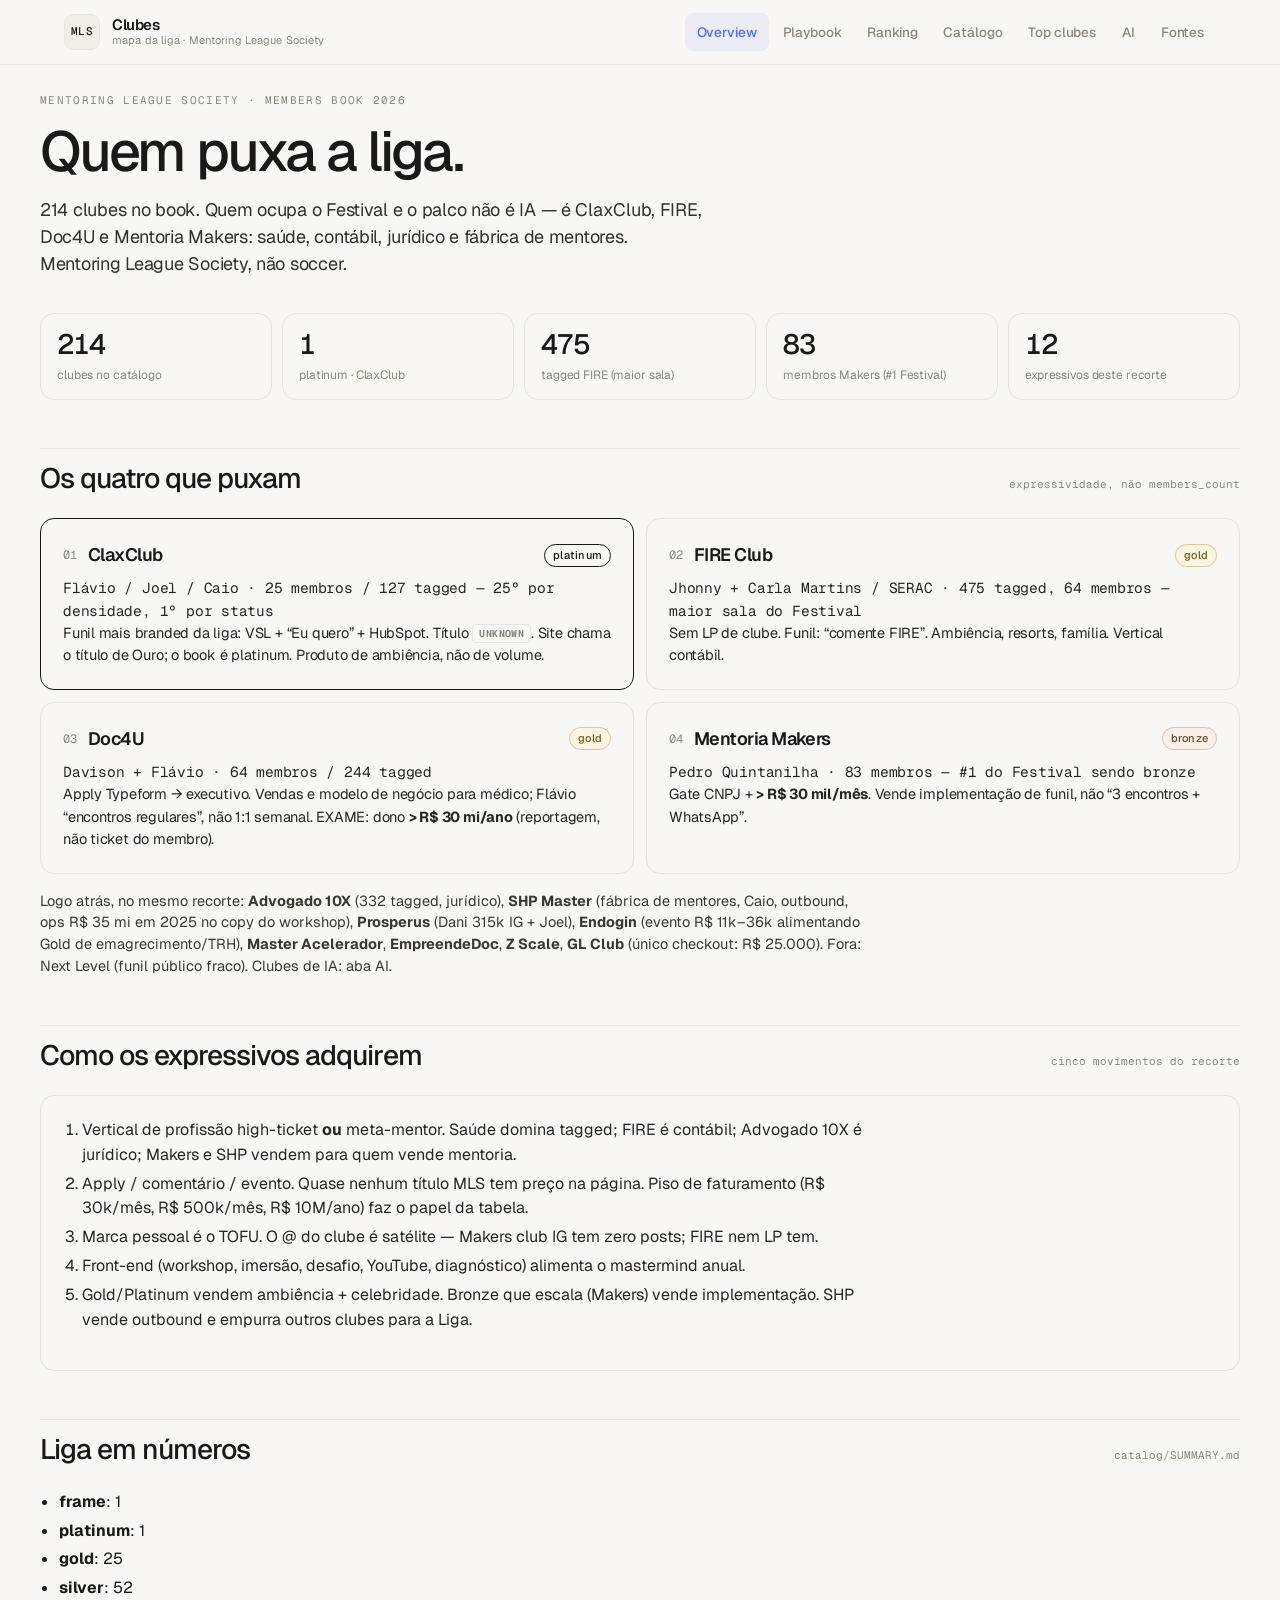
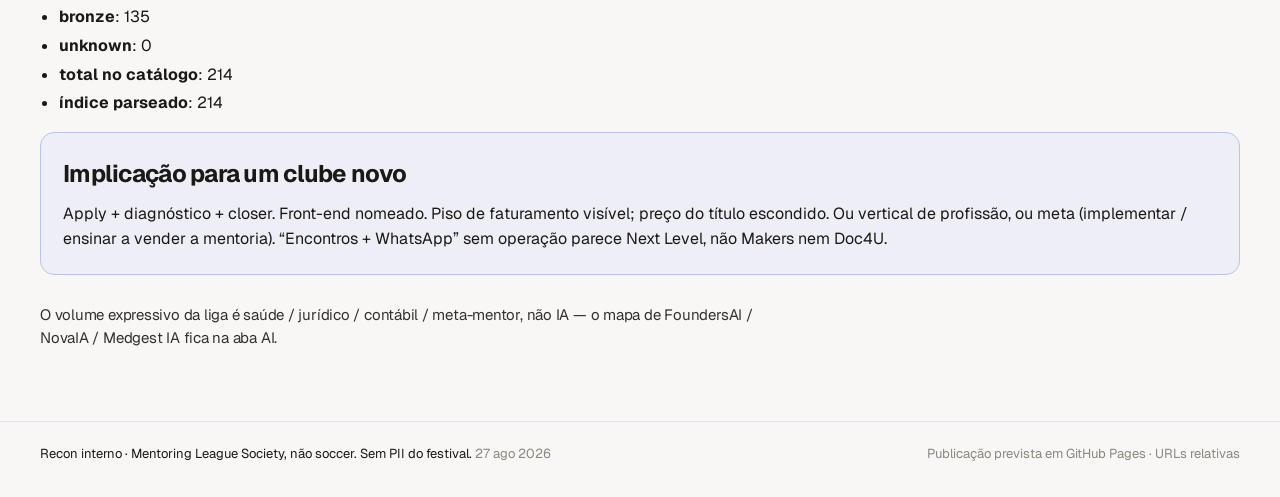
<file: index.html>
<!DOCTYPE html>
<html lang="pt-BR" class="light">
<head>
  <meta charset="utf-8">
  <meta name="viewport" content="width=device-width, initial-scale=1">
  <title>MLS Clubes · mapa da liga</title>
  <meta name="robots" content="noindex,nofollow">
  <meta name="theme-color" content="#f8f7f5">
  <meta name="description" content="Recon interno da Mentoring League Society — quem puxa a liga (Clax, FIRE, Doc4U, Makers), catálogo, ranking e mapa de IA. Não é futebol.">
  <link rel="icon" href="data:image/svg+xml,%3Csvg xmlns='http://www.w3.org/2000/svg' viewBox='0 0 32 32'%3E%3Crect fill='%23f8f7f5' width='32' height='32'/%3E%3Ctext x='3' y='22' font-family='system-ui' font-size='11' font-weight='600' fill='%231a1916'%3EMLS%3C/text%3E%3C/svg%3E">
  <link rel="preconnect" href="https://fonts.googleapis.com">
  <link rel="preconnect" href="https://fonts.gstatic.com" crossorigin>
  <link href="https://fonts.googleapis.com/css2?family=Geist:ital,wght@0,400;0,500;0,600;0,700;1,400&family=Geist+Mono:wght@400;500&family=Instrument+Sans:ital,wght@0,400;0,500;0,600;0,700;1,400&display=swap" rel="stylesheet">
  <link rel="stylesheet" href="styles.css">
</head>
<body>
  <a class="skip" href="#main">Ir ao conteúdo</a>

  <header class="topbar">
    <div class="topbar-inner">
      <a class="brand" href="#overview" data-tab="overview">
        <span class="brand-mark">MLS</span>
        <span class="brand-text">
          <span class="brand-title">Clubes</span>
          <span class="brand-sub">mapa da liga · Mentoring League Society</span>
        </span>
      </a>
      <button class="hamburger" type="button" aria-label="Abrir menu" aria-expanded="false" aria-controls="nav-tabs">
        <span></span><span></span><span></span>
      </button>
      <nav id="nav-tabs" class="tabs" aria-label="Seções">
        <a href="#overview" data-tab="overview" class="is-active">Overview</a>
        <a href="#playbook" data-tab="playbook">Playbook</a>
        <a href="#ranking" data-tab="ranking">Ranking</a>
        <a href="#catalogo" data-tab="catalogo">Catálogo</a>
        <a href="#top" data-tab="top">Top clubes</a>
        <a href="#ai" data-tab="ai">AI</a>
        <a href="#fontes" data-tab="fontes">Fontes</a>
      </nav>
    </div>
  </header>

  <main id="main">
    <div id="panel" class="panel" aria-live="polite"></div>
  </main>

  <footer class="site-foot">
    <div class="wrap foot-inner">
      <p>Recon interno · Mentoring League Society, não soccer. Sem PII do festival. <span class="muted">27 ago 2026</span></p>
      <p class="muted">Publicação prevista em GitHub Pages · URLs relativas</p>
    </div>
  </footer>

  <script src="app.js"></script>
</body>
</html>
</file>
<file: styles.css>
/* MLS Clubes — SpaceXAI / Grok light (cream paper) */
:root {
  --bg: #f8f7f5;
  --panel: #f2ede5;
  --text: #1a1916;
  --muted: #8d867e;
  --border: #e1e4e8;
  --accent: #4d6bfe;
  --accent-soft: #88a6ff;
  --ai: #bc97ff;
  --header: rgba(248, 247, 245, 0.85);
  --danger: #9a3b32;
  --max: 1200px;
  --sans: "Geist", "Instrument Sans", ui-sans-serif, system-ui, sans-serif;
  --mono: "Geist Mono", "IBM Plex Mono", ui-monospace, SFMono-Regular, Menlo, monospace;
  --radius: 14px;
  --pad: 22px;
}

*, *::before, *::after { box-sizing: border-box; }

html.light {
  color-scheme: light;
  background: var(--bg);
}

html, body {
  margin: 0;
  padding: 0;
  background: var(--bg);
  color: var(--text);
  font-family: var(--sans);
  font-size: 16px;
  line-height: 1.55;
  -webkit-font-smoothing: antialiased;
  text-rendering: optimizeLegibility;
}

body {
  min-height: 100vh;
  display: flex;
  flex-direction: column;
}

::selection {
  background: color-mix(in srgb, var(--accent) 22%, transparent);
  color: var(--text);
}

a { color: var(--accent); text-decoration: none; }
a:hover { color: color-mix(in srgb, var(--accent) 80%, #000); text-decoration: underline; text-underline-offset: 3px; }

.skip {
  position: absolute;
  left: -999px;
  top: 8px;
}
.skip:focus {
  left: 12px;
  z-index: 80;
  background: var(--bg);
  padding: 8px 12px;
  border: 1px solid var(--border);
  border-radius: 8px;
}

.topbar {
  position: fixed;
  top: 0;
  left: 0;
  right: 0;
  z-index: 50;
  background: var(--header);
  backdrop-filter: blur(12px);
  -webkit-backdrop-filter: blur(12px);
  border-bottom: 1px solid var(--border);
}

.topbar-inner {
  max-width: var(--max);
  margin: 0 auto;
  padding: 0 24px;
  min-height: 64px;
  display: flex;
  align-items: center;
  gap: 20px;
}

.brand {
  display: flex;
  align-items: center;
  gap: 12px;
  color: var(--text);
  text-decoration: none;
  flex-shrink: 0;
}
.brand:hover { color: var(--text); text-decoration: none; }

.brand-mark {
  display: grid;
  place-items: center;
  width: 36px;
  height: 36px;
  border: 1px solid var(--border);
  border-radius: 9px;
  background: var(--panel);
  font-family: var(--mono);
  font-size: 11px;
  font-weight: 500;
  letter-spacing: 0.04em;
}

.brand-text { display: flex; flex-direction: column; gap: 1px; }
.brand-title {
  font-size: 15px;
  font-weight: 600;
  letter-spacing: -0.03em;
  line-height: 1.1;
}
.brand-sub {
  font-size: 11px;
  color: var(--muted);
  letter-spacing: 0.01em;
  line-height: 1.2;
}

.tabs {
  display: flex;
  align-items: center;
  gap: 2px;
  margin-left: auto;
  flex-wrap: wrap;
  justify-content: flex-end;
}

.tabs a {
  color: var(--muted);
  text-decoration: none;
  font-size: 13.5px;
  font-weight: 500;
  letter-spacing: -0.01em;
  padding: 8px 11px;
  border-radius: 8px;
  border: 1px solid transparent;
}
.tabs a:hover {
  color: var(--text);
  background: color-mix(in srgb, var(--panel) 70%, transparent);
  text-decoration: none;
}
.tabs a.is-active {
  color: var(--accent);
  background: color-mix(in srgb, var(--accent) 7%, transparent);
}

.hamburger {
  display: none;
  margin-left: auto;
  width: 40px;
  height: 40px;
  border: 1px solid var(--border);
  border-radius: 10px;
  background: transparent;
  padding: 10px 9px;
  flex-direction: column;
  justify-content: space-between;
  cursor: pointer;
}
.hamburger span {
  display: block;
  height: 1.5px;
  background: var(--text);
  border-radius: 1px;
}

main {
  flex: 1;
  padding: 92px 24px 72px;
}

.wrap, .panel {
  max-width: var(--max);
  margin: 0 auto;
}

/* Hero / editorial */
.kicker {
  font-family: var(--mono);
  font-size: 11px;
  letter-spacing: 0.12em;
  text-transform: uppercase;
  color: var(--muted);
  margin: 0 0 14px;
}

h1.display {
  font-size: clamp(36px, 5.4vw, 56px);
  font-weight: 500;
  letter-spacing: -0.045em;
  line-height: 1.02;
  margin: 0 0 16px;
}

.lede {
  font-size: 18px;
  line-height: 1.5;
  color: color-mix(in srgb, var(--text) 78%, var(--muted));
  max-width: 42rem;
  margin: 0 0 36px;
  letter-spacing: -0.015em;
}

.section-head {
  display: flex;
  align-items: baseline;
  justify-content: space-between;
  gap: 16px;
  margin: 48px 0 18px;
  padding-top: 8px;
  border-top: 1px solid var(--border);
}
.section-head h2 {
  font-size: clamp(22px, 2.4vw, 28px);
  font-weight: 500;
  letter-spacing: -0.035em;
  margin: 0;
}
.section-head .meta {
  font-family: var(--mono);
  font-size: 11px;
  color: var(--muted);
}

.page-intro { margin-bottom: 28px; }
.page-intro h1 {
  font-size: clamp(28px, 3.6vw, 40px);
  font-weight: 500;
  letter-spacing: -0.04em;
  line-height: 1.08;
  margin: 0 0 10px;
}
.page-intro p {
  margin: 0;
  color: color-mix(in srgb, var(--text) 75%, var(--muted));
  max-width: 40rem;
}

/* Stats */
.stat-grid {
  display: grid;
  grid-template-columns: repeat(6, 1fr);
  gap: 10px;
  margin: 8px 0 28px;
}
.stat {
  border: 1px solid var(--border);
  border-radius: var(--radius);
  padding: 16px 16px 14px;
  background: var(--bg);
}
.stat b {
  display: block;
  font-size: 28px;
  font-weight: 500;
  letter-spacing: -0.04em;
  line-height: 1;
  font-variant-numeric: tabular-nums;
}
.stat span {
  display: block;
  margin-top: 8px;
  font-size: 12px;
  color: var(--muted);
  letter-spacing: -0.01em;
}

/* Cards */
.card-grid {
  display: grid;
  grid-template-columns: repeat(2, 1fr);
  gap: 12px;
}
.card {
  border: 1px solid var(--border);
  border-radius: var(--radius);
  padding: var(--pad);
  background: var(--bg);
}
.card.panel-fill { background: var(--panel); }
.card h3 {
  margin: 0 0 8px;
  font-size: 16px;
  font-weight: 600;
  letter-spacing: -0.025em;
}
.card p, .card li { color: color-mix(in srgb, var(--text) 88%, var(--muted)); }
.card p { margin: 0; }
.card ol, .card ul { margin: 0; padding-left: 1.15rem; }
.card li + li { margin-top: 6px; }

.callout {
  border: 1px solid color-mix(in srgb, var(--accent) 28%, var(--border));
  background: color-mix(in srgb, var(--accent) 6%, var(--bg));
  border-radius: var(--radius);
  padding: var(--pad);
  margin: 8px 0 28px;
}
.callout h2, .callout h3 { margin: 0 0 10px; letter-spacing: -0.03em; }
.callout p { margin: 0; }

.fact-grid {
  display: grid;
  grid-template-columns: repeat(3, 1fr);
  gap: 10px;
  margin: 0 0 32px;
}
.fact {
  border: 1px solid var(--border);
  border-radius: var(--radius);
  padding: 16px 18px;
  background: var(--bg);
}
.fact .tag {
  font-family: var(--mono);
  font-size: 10px;
  letter-spacing: 0.08em;
  text-transform: uppercase;
  color: var(--ai);
  margin-bottom: 8px;
}
.fact p { margin: 0; font-size: 14.5px; letter-spacing: -0.015em; line-height: 1.45; }

/* Bars / playbook */
.bars { display: grid; gap: 10px; margin: 0 0 28px; }
.bar-row { display: grid; grid-template-columns: 180px 1fr 64px; gap: 12px; align-items: center; }
.bar-row .label { font-size: 13px; letter-spacing: -0.01em; }
.bar-track {
  height: 8px;
  background: var(--panel);
  border: 1px solid var(--border);
  border-radius: 99px;
  overflow: hidden;
}
.bar-fill {
  height: 100%;
  background: var(--accent);
  border-radius: inherit;
}
.bar-row .pct {
  font-family: var(--mono);
  font-size: 12px;
  color: var(--muted);
  text-align: right;
  font-variant-numeric: tabular-nums;
}

/* Tiers */
.pill {
  display: inline-flex;
  align-items: center;
  padding: 2px 8px;
  border-radius: 99px;
  border: 1px solid var(--border);
  font-size: 11px;
  font-weight: 500;
  letter-spacing: 0.02em;
  text-transform: lowercase;
  color: var(--muted);
  background: var(--bg);
  white-space: nowrap;
}
.pill.platinum { color: #1a1916; border-color: #1a1916; }
.pill.gold { color: #7a5b12; border-color: #e0c98a; background: #faf4e4; }
.pill.silver { color: #5c5852; border-color: #cfcac2; background: #f4f1ec; }
.pill.bronze { color: #6b4a32; border-color: #ddc2ae; background: #f7efe8; }
.pill.frame { color: var(--muted); }
.pill.ai {
  color: #5b3d99;
  border-color: color-mix(in srgb, var(--ai) 55%, var(--border));
  background: color-mix(in srgb, var(--ai) 16%, var(--bg));
}
.pill.adj {
  color: #4a5a9a;
  border-color: color-mix(in srgb, var(--accent-soft) 50%, var(--border));
  background: color-mix(in srgb, var(--accent-soft) 14%, var(--bg));
}

/* Ranking */
.rank-list { display: grid; gap: 8px; }
.rank-row {
  display: grid;
  grid-template-columns: 52px 1fr auto;
  gap: 14px;
  align-items: center;
  border: 1px solid var(--border);
  border-radius: 12px;
  padding: 14px 16px;
  background: var(--bg);
}
.rank-n {
  font-size: 22px;
  font-weight: 500;
  letter-spacing: -0.04em;
  font-variant-numeric: tabular-nums;
  color: var(--muted);
  text-align: right;
}
.rank-row:nth-child(-n+3) .rank-n { color: var(--text); }
.rank-name {
  font-size: 16px;
  font-weight: 600;
  letter-spacing: -0.025em;
  margin: 0 0 4px;
}
.rank-meta {
  display: flex;
  flex-wrap: wrap;
  gap: 8px 12px;
  font-size: 13px;
  color: var(--muted);
}
.rank-metrics {
  display: flex;
  gap: 18px;
  font-variant-numeric: tabular-nums;
  text-align: right;
}
.rank-metrics b { display: block; font-weight: 500; letter-spacing: -0.03em; color: var(--text); }
.rank-metrics span { font-size: 11px; color: var(--muted); }

/* Catalog toolbar */
.toolbar {
  display: flex;
  flex-wrap: wrap;
  gap: 10px;
  margin: 0 0 14px;
  align-items: center;
}
.toolbar input[type="search"],
.toolbar select {
  font-family: var(--sans);
  font-size: 14px;
  color: var(--text);
  background: var(--bg);
  border: 1px solid var(--border);
  border-radius: 10px;
  padding: 9px 12px;
  outline: none;
}
.toolbar input[type="search"] { flex: 1; min-width: 200px; }
.toolbar input[type="search"]:focus,
.toolbar select:focus {
  border-color: var(--accent-soft);
  box-shadow: 0 0 0 3px color-mix(in srgb, var(--accent) 14%, transparent);
}
.count-chip {
  font-family: var(--mono);
  font-size: 11px;
  color: var(--muted);
  margin-left: auto;
}

.table-wrap {
  border: 1px solid var(--border);
  border-radius: var(--radius);
  overflow: auto;
  background: var(--bg);
}
table.data {
  width: 100%;
  border-collapse: collapse;
  font-size: 13.5px;
  min-width: 860px;
}
table.data th {
  text-align: left;
  font-weight: 500;
  font-size: 11px;
  letter-spacing: 0.06em;
  text-transform: uppercase;
  color: var(--muted);
  padding: 12px 14px;
  border-bottom: 1px solid var(--border);
  background: color-mix(in srgb, var(--panel) 55%, var(--bg));
  position: sticky;
  top: 0;
  cursor: pointer;
  white-space: nowrap;
}
table.data td {
  padding: 11px 14px;
  border-bottom: 1px solid var(--border);
  vertical-align: top;
}
table.data tr:last-child td { border-bottom: 0; }
table.data tr:hover td { background: color-mix(in srgb, var(--panel) 40%, transparent); }
table.data .name {
  font-weight: 600;
  letter-spacing: -0.02em;
}
table.data .promise {
  color: var(--muted);
  max-width: 280px;
  display: -webkit-box;
  -webkit-line-clamp: 2;
  line-clamp: 2;
  -webkit-box-orient: vertical;
  overflow: hidden;
}
table.data .num { font-variant-numeric: tabular-nums; font-family: var(--mono); font-size: 12px; }

/* Markdown body */
.md {
  max-width: 820px;
}
.md.md-wide { max-width: none; }
.md h1, .md h2, .md h3, .md h4 {
  letter-spacing: -0.03em;
  font-weight: 500;
  line-height: 1.2;
  margin: 1.6em 0 0.55em;
}
.md h1 { font-size: 28px; margin-top: 0; }
.md h2 { font-size: 22px; padding-top: 8px; border-top: 1px solid var(--border); }
.md h3 { font-size: 17px; }
.md h4 { font-size: 15px; color: color-mix(in srgb, var(--text) 80%, var(--muted)); }
.md p { margin: 0 0 0.85em; }
.md ul, .md ol { margin: 0 0 1em; padding-left: 1.2rem; }
.md li + li { margin-top: 4px; }
.md hr {
  border: 0;
  border-top: 1px solid var(--border);
  margin: 28px 0;
}
.md blockquote {
  margin: 0 0 1em;
  padding: 12px 16px;
  border-left: 2px solid var(--accent-soft);
  background: var(--panel);
  border-radius: 0 10px 10px 0;
  color: color-mix(in srgb, var(--text) 85%, var(--muted));
}
.md blockquote p { margin: 0; }
.md blockquote p + p { margin-top: 8px; }
.md table {
  width: 100%;
  border-collapse: collapse;
  font-size: 13.5px;
  margin: 0 0 1.2em;
}
.md th, .md td {
  text-align: left;
  padding: 8px 10px;
  border: 1px solid var(--border);
  vertical-align: top;
}
.md th {
  background: var(--panel);
  font-weight: 500;
  font-size: 12px;
}
.md pre {
  background: var(--panel);
  border: 1px solid var(--border);
  border-radius: 10px;
  padding: 12px 14px;
  overflow: auto;
  font-family: var(--mono);
  font-size: 12.5px;
}
.md code {
  font-family: var(--mono);
  font-size: 0.86em;
  background: var(--panel);
  padding: 1px 5px;
  border-radius: 4px;
}
.md pre code { background: none; padding: 0; }

.chip-label {
  display: inline-block;
  font-family: var(--mono);
  font-size: 10px;
  letter-spacing: 0.04em;
  padding: 1px 6px;
  border-radius: 4px;
  border: 1px solid var(--border);
  color: var(--muted);
  vertical-align: 1px;
}
.chip-label.FACT { color: #2d6a3e; border-color: #c5ddcb; background: #eef6f0; }
.chip-label.INFERENCE { color: #6a5420; border-color: #e4d7b2; background: #f8f3e6; }
.chip-label.UNKNOWN { color: var(--muted); }
.chip-label.USER { color: var(--accent); border-color: color-mix(in srgb, var(--accent) 30%, var(--border)); }

/* AI subnav */
.subnav {
  display: flex;
  flex-wrap: wrap;
  gap: 6px;
  margin: 0 0 22px;
  position: sticky;
  top: 72px;
  z-index: 8;
  background: var(--header);
  backdrop-filter: blur(12px);
  -webkit-backdrop-filter: blur(12px);
  padding: 8px 0;
}
.subnav button {
  font-family: var(--sans);
  font-size: 13px;
  font-weight: 500;
  color: var(--muted);
  background: transparent;
  border: 1px solid var(--border);
  border-radius: 99px;
  padding: 6px 12px;
  cursor: pointer;
}
.subnav button:hover { color: var(--text); }
.subnav button.is-active {
  color: var(--accent);
  border-color: color-mix(in srgb, var(--accent) 40%, var(--border));
  background: color-mix(in srgb, var(--accent) 7%, transparent);
}
.ai-section { display: none; }
.ai-section.is-on { display: block; }

/* Fontes */
.source-group {
  border: 1px solid var(--border);
  border-radius: var(--radius);
  padding: 18px 20px;
  margin-bottom: 12px;
}
.source-group h3 {
  margin: 0 0 10px;
  font-size: 15px;
  letter-spacing: -0.02em;
}
.source-group ul {
  margin: 0;
  padding: 0;
  list-style: none;
  display: grid;
  gap: 6px;
}
.source-group a {
  font-size: 13.5px;
  word-break: break-all;
}
.source-group .empty-note { color: var(--muted); font-size: 13px; }

/* Empty / loading */
.loading, .empty {
  border: 1px dashed var(--border);
  border-radius: var(--radius);
  padding: 36px 24px;
  text-align: center;
  color: var(--muted);
}
.empty strong { display: block; color: var(--text); margin-bottom: 6px; font-weight: 600; }

.site-foot {
  border-top: 1px solid var(--border);
  padding: 22px 24px 32px;
}
.foot-inner {
  display: flex;
  justify-content: space-between;
  gap: 16px;
  flex-wrap: wrap;
}
.site-foot p { margin: 0; font-size: 13px; }
.muted { color: var(--muted); }


.stat-grid.five { grid-template-columns: repeat(5, 1fr); }

.lead-grid {
  display: grid;
  grid-template-columns: repeat(2, 1fr);
  gap: 12px;
  margin: 8px 0 16px;
}
.lead-card {
  border: 1px solid var(--border);
  border-radius: var(--radius);
  padding: var(--pad);
  background: var(--bg);
}
.lead-card:first-child {
  border-color: #1a1916;
}
.lead-top {
  display: flex;
  align-items: center;
  gap: 10px;
  flex-wrap: wrap;
  margin-bottom: 8px;
}
.lead-n {
  font-family: var(--mono);
  font-size: 12px;
  color: var(--muted);
  letter-spacing: 0.04em;
}
.lead-card h3 {
  margin: 0;
  font-size: 18px;
  font-weight: 600;
  letter-spacing: -0.03em;
  flex: 1;
}
.lead-metrics {
  font-family: var(--mono);
  font-size: 12px;
  color: var(--muted);
  margin: 0 0 10px;
  letter-spacing: -0.01em;
}
.lead-card p {
  margin: 0;
  font-size: 14.5px;
  letter-spacing: -0.015em;
  color: color-mix(in srgb, var(--text) 88%, var(--muted));
}

.note-row {
  margin: 0 0 8px;
  max-width: 52rem;
  font-size: 14.5px;
  line-height: 1.5;
  color: color-mix(in srgb, var(--text) 72%, var(--muted));
}

.one-line {
  margin: 16px 0 0;
  max-width: 46rem;
  font-size: 15px;
  letter-spacing: -0.015em;
  color: color-mix(in srgb, var(--text) 78%, var(--muted));
}

.card-grid.oneliners {
  grid-template-columns: repeat(3, 1fr);
  margin: 0 0 8px;
}
.card-grid.oneliners .card { padding: 16px 18px; }
.card-grid.oneliners .card h3 { font-size: 14.5px; margin-bottom: 6px; }
.card-grid.oneliners .card p { font-size: 13.5px; line-height: 1.45; }

@media (max-width: 980px) {
  .stat-grid, .stat-grid.five { grid-template-columns: repeat(3, 1fr); }
  .fact-grid { grid-template-columns: 1fr 1fr; }
  .bar-row { grid-template-columns: 1fr 64px; }
  .bar-row .label { grid-column: 1 / -1; }
  .card-grid.oneliners { grid-template-columns: 1fr 1fr; }
}

@media (max-width: 820px) {
  .hamburger { display: flex; }
  .tabs {
    display: none;
    position: absolute;
    top: 64px;
    left: 0;
    right: 0;
    margin: 0;
    padding: 8px 16px 16px;
    background: var(--header);
    backdrop-filter: blur(12px);
    -webkit-backdrop-filter: blur(12px);
    border-bottom: 1px solid var(--border);
    flex-direction: column;
    align-items: stretch;
    gap: 2px;
  }
  .tabs.is-open { display: flex; }
  .tabs a { padding: 10px 12px; }
  .card-grid, .lead-grid, .card-grid.oneliners { grid-template-columns: 1fr; }
  .rank-row { grid-template-columns: 40px 1fr; }
  .rank-metrics { grid-column: 2; justify-content: flex-start; margin-top: 6px; }
  .brand-sub { display: none; }
}

@media (max-width: 560px) {
  .stat-grid, .stat-grid.five, .fact-grid { grid-template-columns: 1fr 1fr; }
  main { padding: 84px 16px 56px; }
  .topbar-inner { padding: 0 16px; }
}
</file>
